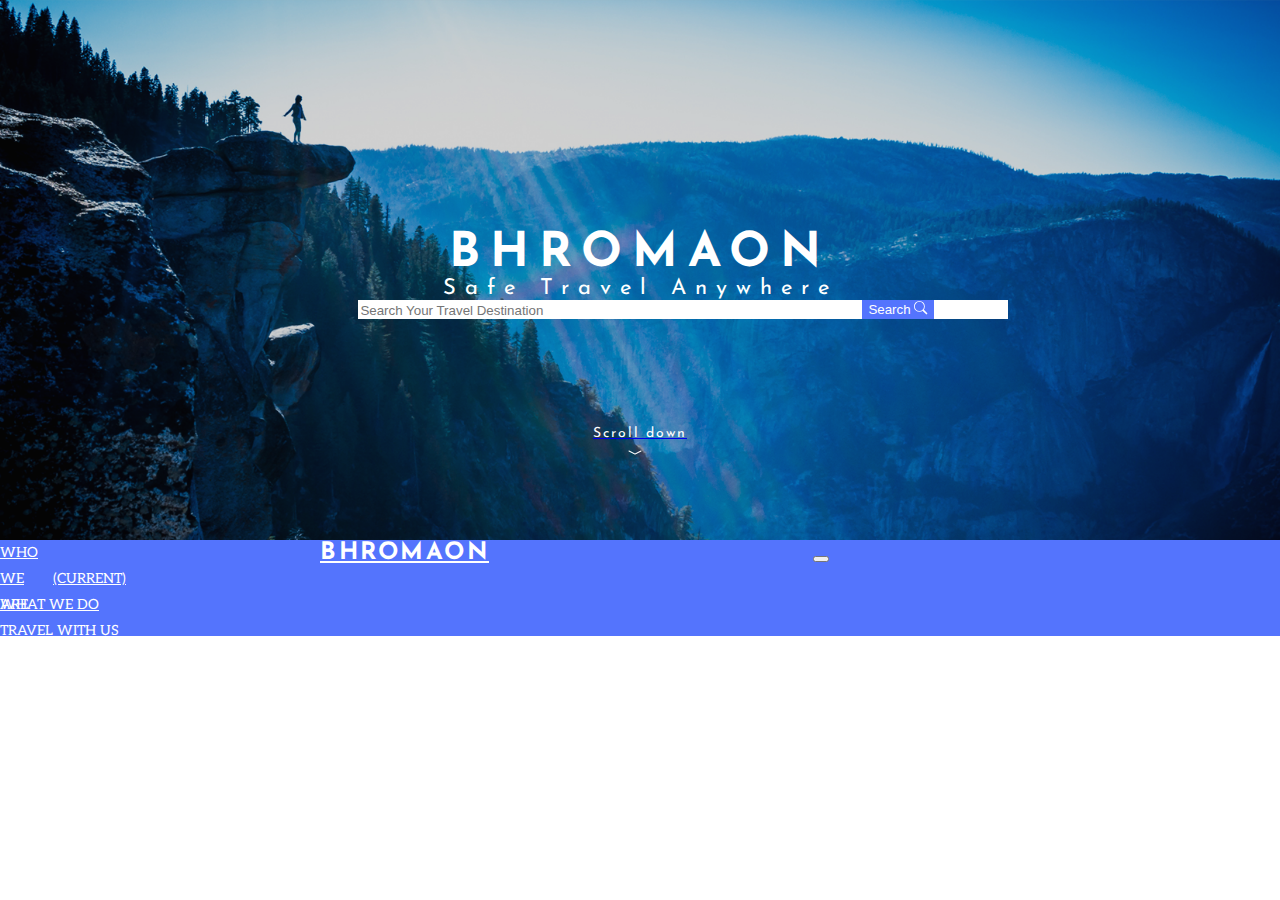
<file: index.html>
<!DOCTYPE html>
<html lang="en">
<head>
    <meta charset="UTF-8">
    <meta name="viewport" content="width=device-width, initial-scale=1.0">
    <title>BHROMAON</title>
    <link rel="stylesheet" href="styles/reset.css">
    <link rel="stylesheet" href="styles/index.css">
    <link href="https://fonts.googleapis.com/css2?family=Aleo&family=Josefin+Sans:wght@400;700&display=swap" rel="stylesheet">
    <link rel="stylesheet" href="https://cdn.jsdelivr.net/npm/bootstrap@4.5.3/dist/css/bootstrap.min.css" integrity="sha384-TX8t27EcRE3e/ihU7zmQxVncDAy5uIKz4rEkgIXeMed4M0jlfIDPvg6uqKI2xXr2" crossorigin="anonymous">
    <link rel="stylesheet" href="https://cdnjs.cloudflare.com/ajax/libs/animate.css/4.1.1/animate.min.css" />
</head>
<body class="animate__animated animate__fadeIn">
    <header>
    <div class="main">
        <h1 class="tittle">BHROMAON</h1>
        <p class="tittle__info">Safe Travel Anywhere</p>
    </div>
 <form class="form-inline my-2 my-lg-0">
    <input class="form-control mr-sm-2" type="search" placeholder="Search Your Travel Destination" aria-label="Search">
    <button class="btn btn-outline-success my-2 my-sm-0" type="submit">Search <svg width="1em" height="1em" viewbox="0 0 16 16" class="bi bi-search" fill="currentColor" xmlns="http://www.w3.org/2000/svg">
        <path fill-rule="evenodd" d="M10.442 10.442a1 1 0 0 1 1.415 0l3.85 3.85a1 1 0 0 1-1.414 1.415l-3.85-3.85a1 1 0 0 1 0-1.415z"/>
        <path fill-rule="evenodd" d="M6.5 12a5.5 5.5 0 1 0 0-11 5.5 5.5 0 0 0 0 11zM13 6.5a6.5 6.5 0 1 1-13 0 6.5 6.5 0 0 1 13 0z"/>
      </svg></button>
  </form>
  <a href="why.html">
    <div class="scrd1">
      <p class="scrld">Scroll down</p>
      <svg width="1em" height="1em" viewbox="0 0 16 16" class="bibi-chevron-compact-down" fill="currentColor" xmlns="http://www.w3.org/2000/svg">
          <path fill-rule="evenodd" d="M1.553 6.776a.5.5 0 0 1 .67-.223L8 9.44l5.776-2.888a.5.5 0 1 1 .448.894l-6 3a.5.5 0 0 1-.448 0l-6-3a.5.5 0 0 1-.223-.67z"/>
        </svg></div>
  </a>

</header>
<footer>
    <nav class="navbar navbar-expand-lg navbar-light" style="background-color: #5474FD;">
        <a class="navbar-brand" href="#">BHROMAON</a>
        <button class="navbar-toggler" type="button" data-toggle="collapse" data-target="#navbarNav" aria-controls="navbarNav" aria-expanded="false" aria-label="Toggle navigation">
          <span class="navbar-toggler-icon"></span>
        </button>
        <div class="collapse navbar-collapse" id="navbarNav">
          <ul class="navbar-nav">
            <li class="nav-item active">
              <a class="nav-link" href="spain.html">Who We Are<span class="sr-only">(current)</span></a>
            </li>
            <li class="nav-item">
              <a class="nav-link" href="why.html">What We Do</a>
            </li>
            <li class="nav-item">
                <a class="nav-link" href="madrid.html">Travel With Us</a>
              </li>
              <li class="nav-item">
                <a class="nav-link" href="tourist.html">Contact Us</a>
              </li>
          </ul>
        </div>
      </nav>
</footer>
</body>
</html>
</file>
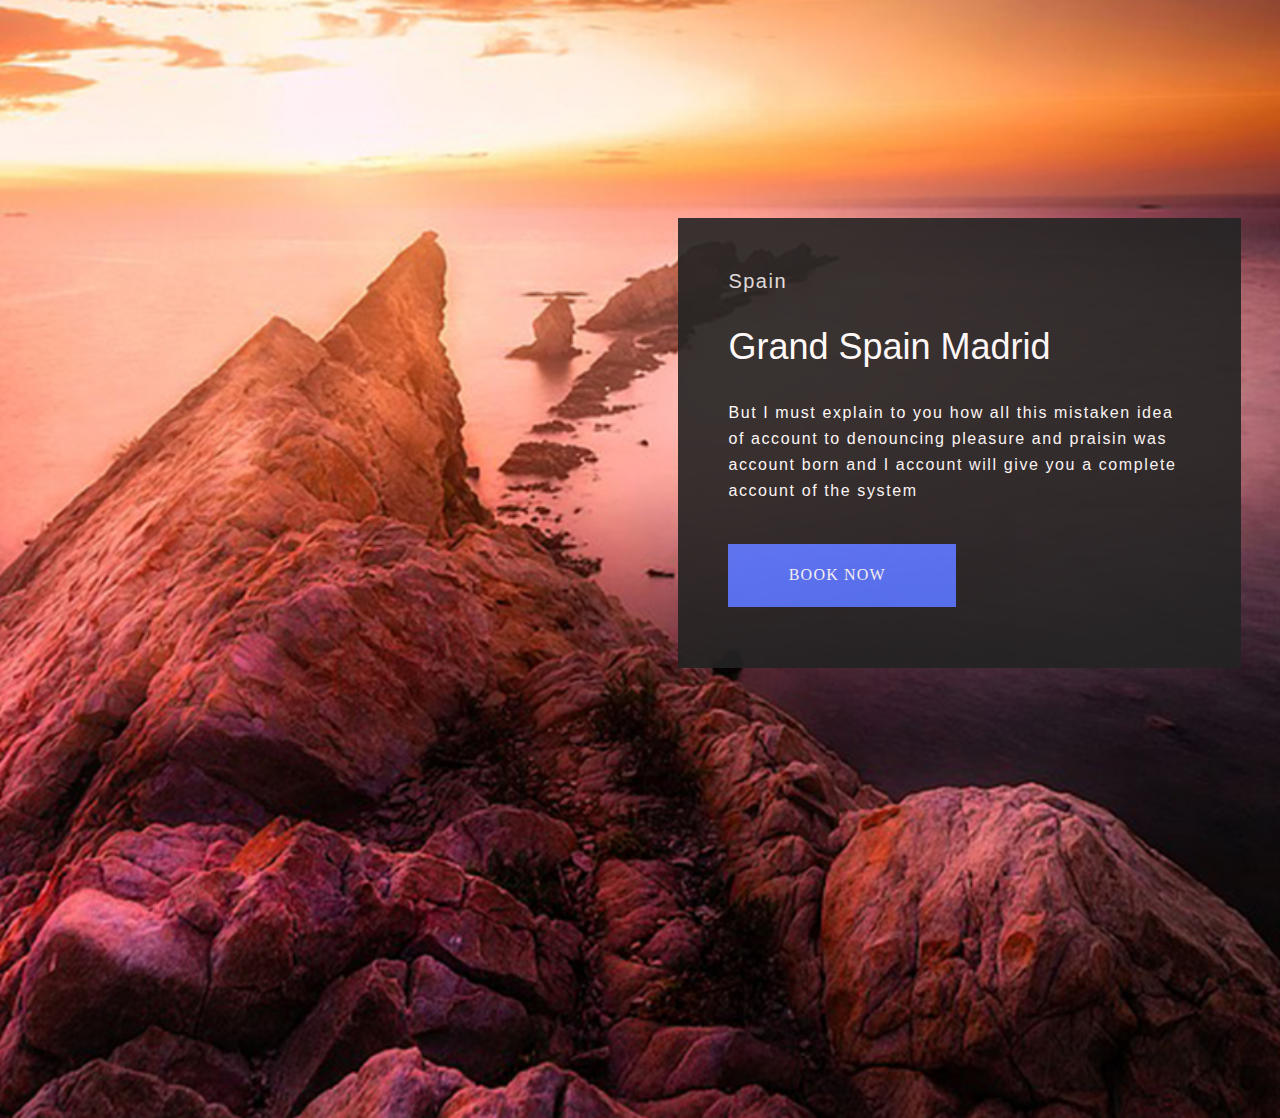
<file: madrid.html>
<!DOCTYPE html>
<html lang="en">
<head>
    <meta charset="UTF-8">
    <meta name="viewport" content="width=device-width, initial-scale=1.0">
    <title>spain</title>
    <link rel="stylesheet" href="styles/reset.css">
    <link rel="stylesheet" href="styles/madrid.css">
    <link rel="stylesheet" href="https://cdnjs.cloudflare.com/ajax/libs/animate.css/4.1.1/animate.min.css" />
</head>
<body class="animate__animated animate__fadeIn">
    <div class="main">
        <a href="spain.html">
         <h2>Spain</h2>
        </a> 
        <a href="spain.html">
            <h1>Grand Spain Madrid</h1>
        </a>
        
        <p>But I must explain to you how all this mistaken idea of account 
            to denouncing pleasure and praisin
             was account  born and I account will give you a complete account
              of the system</p>
              <div class="mbtn">
                  <a href="index.html">
                    <button type="button" class="btn btn-success">BOOK NOW</button>
                  </a>
            </div>
        </div>
</body>
</html>
</file>
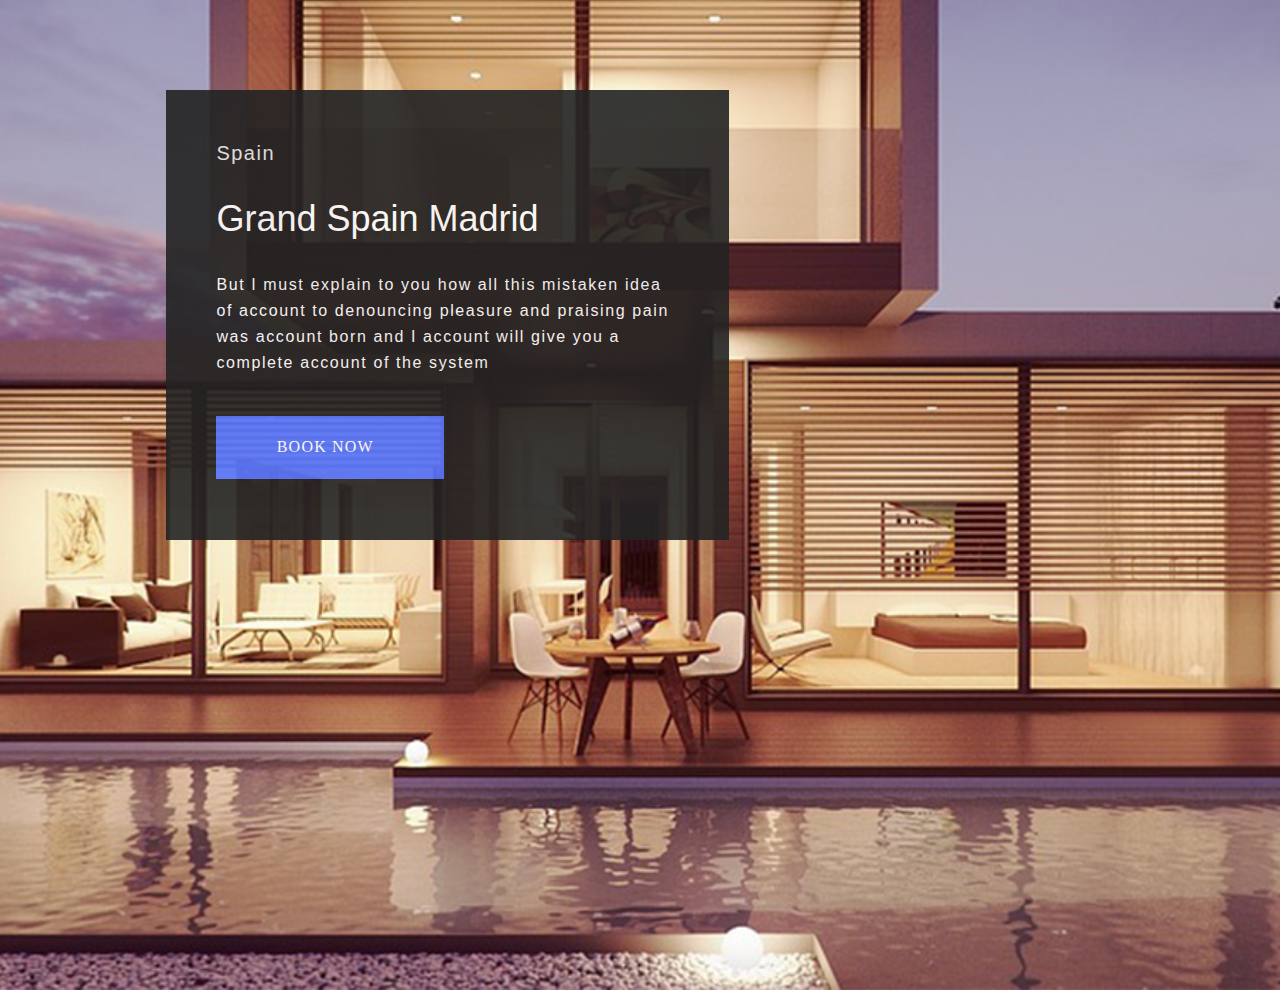
<file: spain.html>
<!DOCTYPE html>
<html lang="en">
<head>
    <meta charset="UTF-8">
    <meta name="viewport" content="width=device-width, initial-scale=1.0">
    <title>spain</title>
    <link rel="stylesheet" href="styles/reset.css">
    <link rel="stylesheet" href="styles/spain.css">
    <link rel="stylesheet" href="https://cdnjs.cloudflare.com/ajax/libs/animate.css/4.1.1/animate.min.css" />
</head>
<body class="animate__animated animate__fadeIn">
    <div class="main">
       <a href="madrid.html">
        <h2>Spain</h2>
       </a> 
       <a href="madrid.html">
        <h1>Grand Spain Madrid</h1>
    </a>
        <p>But I must explain to you how all this
             mistaken idea of account to denouncing pleasure and praising
              pain was account  born and I account will give you a 
              complete account of the system</p>
              <div class="mbtn">
                  <a href="index.html">
                    <button type="button" class="btn btn-success">BOOK NOW</button>
                  </a>
            </div>
        </div>
</body>
</html>
</file>
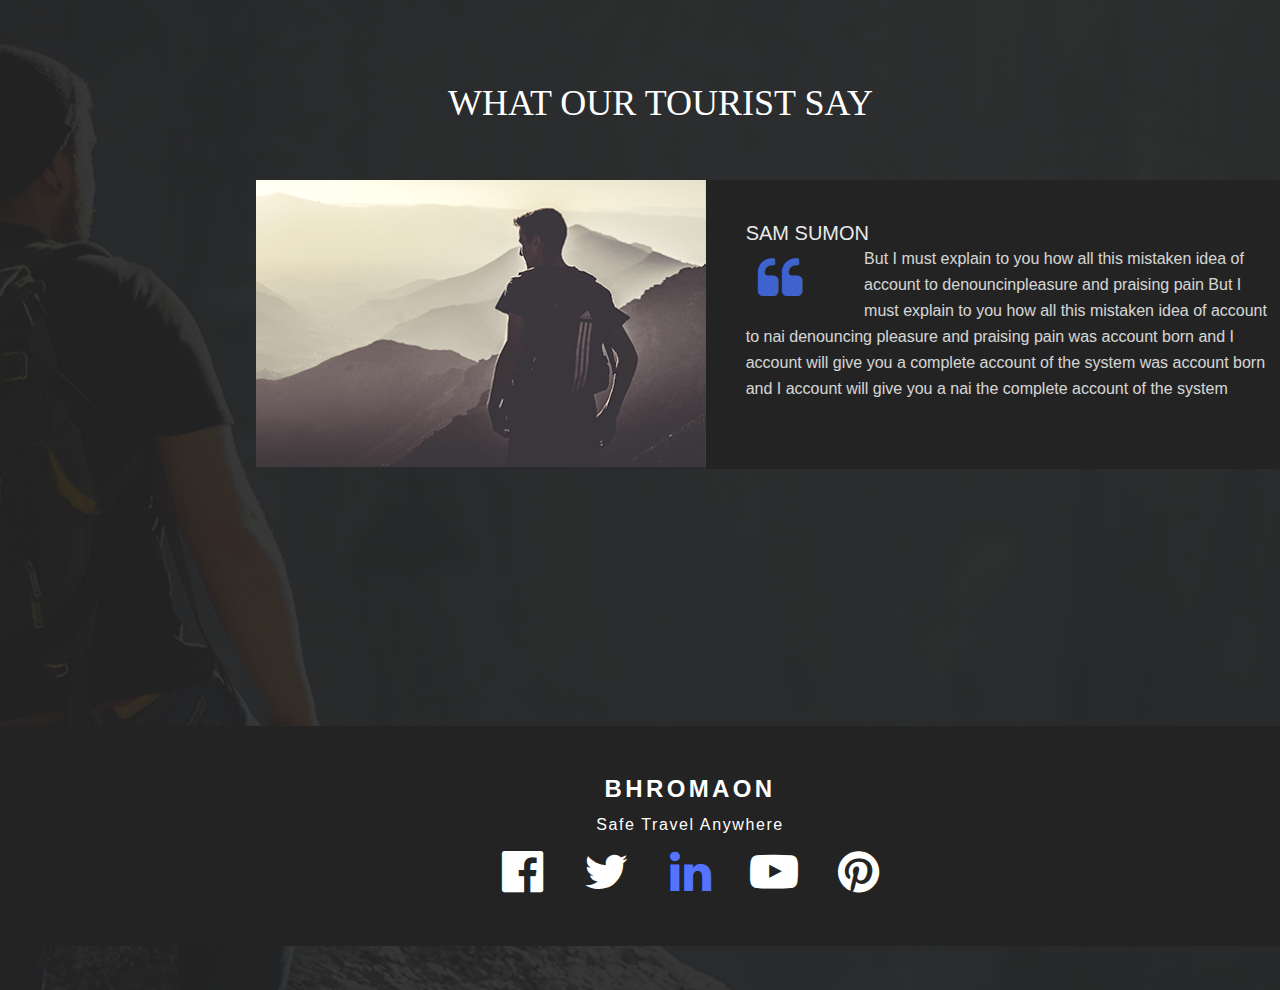
<file: tourist.html>
<!DOCTYPE html>
<html lang="en">
<head>
    <meta charset="UTF-8">
    <meta name="viewport" content="width=device-width, initial-scale=1.0">
    <title>spain</title>
    <link rel="stylesheet" href="styles/reset.css">
    <link rel="stylesheet" href="styles/tourist.css">
    <link rel="stylesheet" href="https://cdnjs.cloudflare.com/ajax/libs/animate.css/4.1.1/animate.min.css" />
    <link rel="stylesheet" href="https://cdnjs.cloudflare.com/ajax/libs/font-awesome/4.7.0/css/font-awesome.min.css">
</head>
<body class="animate__animated animate__fadeIn">

    <h1>What Our  Tourist Say</h1>
    <div class="main1">
        <div class="mainpic">
            <img src="images/bcg5im1.png" alt="main pic">
        </div>
    
    <div class="main">
        <a href="spain.html">
         <h2>Sam Sumon</h2>
        </a> 
        <p class="minfo">
            <i class="fa fa-quote-left fa-3x fa-pull-left fa-border" style="color: royalblue; border: none;"></i>
            But I must explain to you how all this mistaken idea of account to denouncinpleasure and praising pain  But I must explain to you how all this mistaken idea of account to nai denouncing pleasure and praising pain was account  born and I account will give you a complete account of the system was account  born and I account will give you a nai the complete account of the system</p>
        </div>
    </div>
    <footer>
        <div>
            <a href="index.html">
                <h3>Bhromaon</h3>
                <p class="inf">Safe Travel Anywhere</p>
            </a>

            <div class="medi">
                <a href="#">
                    <i class="fa fa-facebook-official fa-3x" aria-hidden="true" style="color: white;"></i>
                </a>
                <a href="#">
                    <i class="fa fa-twitter fa-3x" aria-hidden="true" style="color: white;" ></i>
                </a>
                <a href="#">
                    <i class="fa fa-linkedin fa-3x" aria-hidden="true" style="color:#5474FD;"></i>
                </a>
                <a href="#">
                    <i class="fa fa-youtube-play fa-3x" aria-hidden="true" style="color: white;"></i>
                </a>
                <a href="#">
                    <i class="fa fa-pinterest fa-3x" aria-hidden="true" style="color: white;"></i>

                </a>
            </div>
        </div>
    </footer>
</body>
</html>
</file>
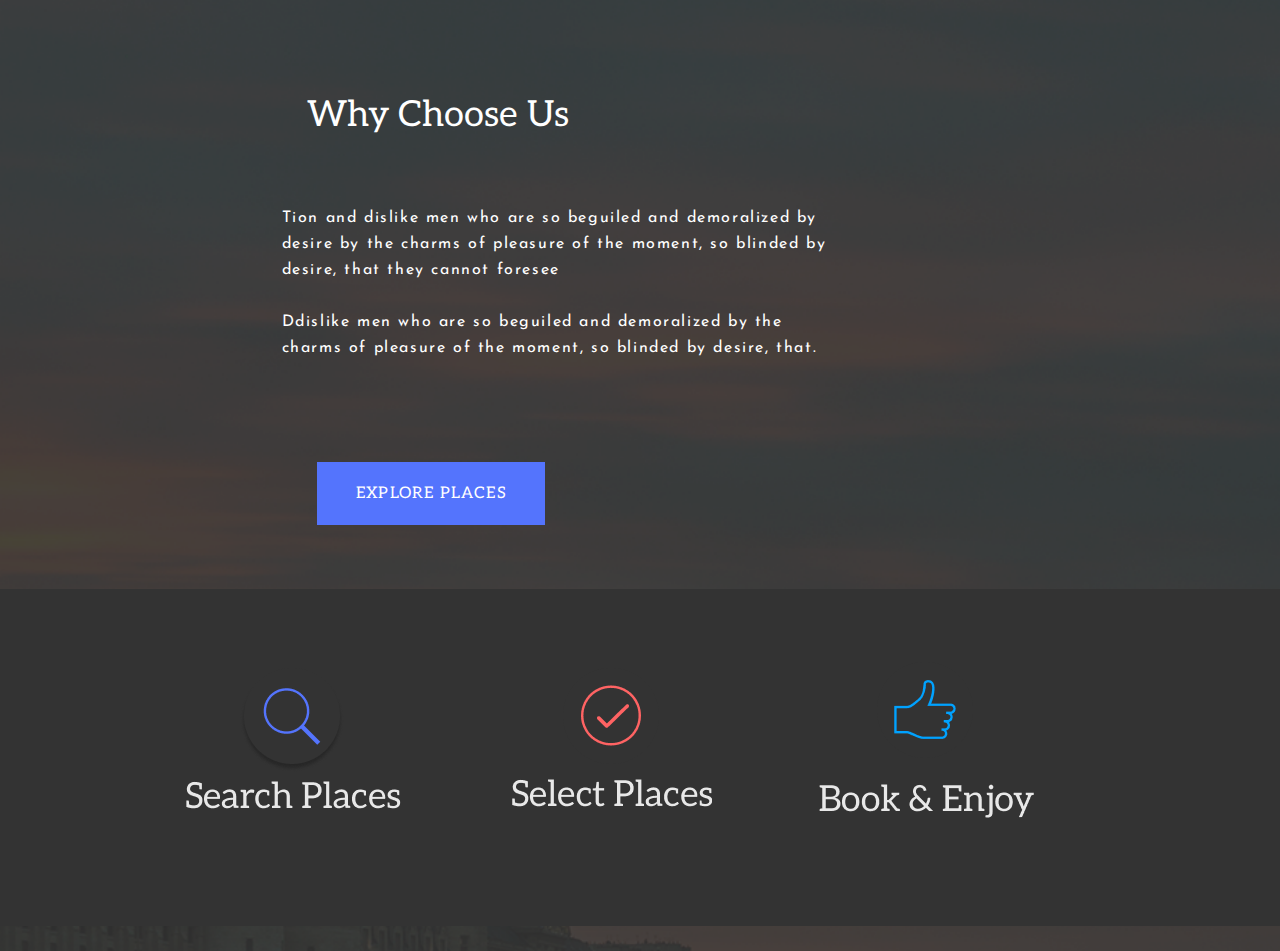
<file: why.html>
<!DOCTYPE html>
<html lang="en">
<head>
    <meta charset="UTF-8">
    <meta name="viewport" content="width=device-width, initial-scale=1.0">
    <title>Why Choose us</title>
    <link rel="stylesheet" href="styles/reset.css">
    <link rel="stylesheet" href="styles/why.css">
    <link rel="stylesheet" href="https://cdnjs.cloudflare.com/ajax/libs/animate.css/4.1.1/animate.min.css" />
    <link href="https://fonts.googleapis.com/css2?family=Aleo&family=Josefin+Sans:wght@400;700&display=swap" rel="stylesheet">
</head>
<body class="animate__animated animate__fadeIn">
    <main>
        
    <div class="tittle">
    <a href="index.html"><h1 >Why Choose Us</h1></a>
    </div>
         <div class="info">
            <p>Tion and dislike men who are so beguiled and demoralized by desire by 
                the charms of pleasure of the moment, so blinded by desire, that they cannot foresee
                <br>
                <br>
                 Ddislike men who are so beguiled and demoralized by the charms of pleasure of the moment, 
                so blinded by desire, that.</p>
         </div>
     <div class="btnm">
        <a href="spain.html"><button class="btn">EXPLORE PLACES </button></a> 
    </div>
    </main>
    <footer>
        <div class="footerinf">
        <img class="shapeimg" src="images/Shape 1.png" alt="Shape">
        <a href="index.html">
            <img class="searchimg" src="images/Search.png" alt="Search">
        </a>
        <a href="spain.html">
            <img class="selectimg" src="images/select.png" alt="select">
        </a>
        <a href="tourist.html">
            <img class="enjoyimg" src="images/enjoy.png" alt="enjoy">
        </a>
    </div>
    </footer>
</body>
</html>
</file>
<file: styles/index.css>
body {
    background-image: url(../images/bcg1.png);
    background-size: cover;
    background-repeat: no-repeat;
    background-position: center center;
}

.tittle {
    font-family: "Josefin Sans", sans-serif;
    font-size: 48px;
    font-weight: 700;
    color: white;
    letter-spacing: 10px;
        text-align: center;

}


.tittle__info {
    letter-spacing: 9px;
    font-family: "Josefin Sans", sans-serif;
    font-weight: 400;
    font-size: 22px;
    color: white;
    text-align: center;
}

.btn1 {
    width: 153px;
    height: 61px;
    left: 500px;
    top: 0px;
    background: #5474FD;
    border: 2px solid #FFFFFF;
    box-sizing: border-box;
    font-family: "Aleo", serif;
    font-style: normal;
    font-weight: normal;
    font-size: 14px;
    line-height: 26px;
    align-items: center;
    text-align: center;
    letter-spacing: 1.4px;
    text-transform: uppercase;
    color: #FFFFFF;
    margin-left: -10px
}

.btns1 {
    position: absolute;
    margin-left: 10px
}

.scrld {
    font-family: "Josefin Sans", sans-serif;
    font-size: 14px;
    line-height: 26px;
    text-align: center;
    letter-spacing: 2px;
    color: #FFFFFF;
    position: relative;
    margin-top: 8%;
}

.bibi-chevron-compact-down{
    position: relative;
    color: white;
    margin-left: 49%;
    margin-top: -3%;
}  


.logo {
    width: 186px;
    height: 26px;
    left: 13px;
    top: 0px;
    font-family: "Josefin Sans", sans-serif;
    font-style: normal;
    font-weight: bold;
    font-size: 24px;
    line-height: 26px;
    letter-spacing: 2.4px;
    text-transform: uppercase;
    color: #FFFFFF;
    margin-left: 15%
}

.navbar{
    margin-top: 6%;
    height: 100%;
}
.form-inline{
    position: relative;
    margin-left: 40%;
}

header{
    position: relative;
    margin-top: 18%;
}

.nav-link{
    width: 126px;
    height: 26px;
    left: 0px;
    top: -6px;
    font-family: "Aleo", serif;
    font-style: normal;
    font-weight: normal;
    font-size: 14px;
    line-height: 26px;
    display: flex;
    align-items: center;
    text-transform: uppercase;
    color: #FFFFFF !important;
}
.navbar-collapse{
    height: 70px;
}
.nav-item :hover{
    color: rgb(2, 58, 2) !important;
    transition-delay: 0.2s;
}

.btn-outline-success{
    background-color: #5474FD !important;
    color: white !important;
    border: white !important;
}
.btn-outline-success:hover {
    background-color :green !important;
}

.form-inline{
    background-color: white;
    max-width: 650px;
    position: relative;
    margin-left: 28%;
}

.form-inline .form-control{
    width: 500px !important;
    border: none !important;
}

.navbar-brand{
    color: white !important;
    padding: 25%;
    font-family: Josefin Sans;
    font-size: 24px;
    font-style: normal;
    font-weight: 700;
    line-height: 26px;
    letter-spacing: 2.5px;
    text-align: left;
}
</file>
<file: styles/madrid.css>
body {
    background-image: url(../images/bcg4.png);
    background-size: cover;
    background-repeat: no-repeat;
    background-position: center center;
    margin-bottom: 0;
    min-height:100vh;
}

h1{
    font-family: "Josefin Sans", sans-serif;
    font-size: 36px;
    font-style: normal;
    font-weight: 400;
    line-height: 26px;
    letter-spacing: 0px;
    text-align: left;
    color: white;
    padding-left: 40px;
}

p{
    font-family: "Josefin Sans", sans-serif;
    font-size: 16px;
    font-style: normal;
    font-weight: 400;
    line-height: 26px;
    letter-spacing: 1.6px;
    text-align: left;
    color: white;
    padding:40px;

}
h2{
    padding:40px;

    width: 80px;
    height: 26px;
    left: 360px;
    top: 276px;
    font-family: "Josefin Sans", sans-serif;
    font-style: normal;
    font-weight: normal;
    font-size: 20px;
    line-height: 26px;
    /* identical to box height, or 130% */
    display: flex;
    align-items: center;
    letter-spacing: 1.5px;
    color: #E8E8E8;
}

.main{
    position: relative;
    Width: 543px;
    Height: 430px;
    background: #232323;
    mix-blend-mode: normal;
    opacity: 0.9;
    padding: 10px;
    margin-top: 17%;
    margin-left: 53%;
    
}

.btn{
    width: 228px;
    height: 63px;
    left: 0px;
    top: 0px;
    background: #5474FD;
    font-family: "Aleo", serif;
    font-style: normal;
    font-weight: normal;
    font-size: 16px;
    line-height: 26px;
    /* identical to box height, or 162% */
    display: flex;
    align-items: center;
    letter-spacing: 1.2px;
    color: #FFFFFF;
    border: none;
    padding-left: 12%;
}

.btn:hover {
    background: green;
    transition: 0.5s;
}
.mbtn{
    padding-bottom: 40px;
    padding-left: 40px;
}

a{
    text-decoration: none;
}
</file>
<file: styles/spain.css>
body {
    background-image: url(../images/bcg3.png);
    background-size: cover;
    background-repeat: no-repeat;
    background-position: center center;
    margin-bottom: 0;
    min-height:100vh;
}

h1{
    font-family: "Josefin Sans", sans-serif;
    font-size: 36px;
    font-style: normal;
    font-weight: 400;
    line-height: 26px;
    letter-spacing: 0px;
    text-align: left;
    color: white;
    padding-left: 40px;
}

p{
    font-family: "Josefin Sans", sans-serif;
    font-size: 16px;
    font-style: normal;
    font-weight: 400;
    line-height: 26px;
    letter-spacing: 1.6px;
    text-align: left;
    color: white;
    padding:40px;

}
h2{
    padding:40px;

    width: 80px;
    height: 26px;
    left: 360px;
    top: 276px;
    font-family: "Josefin Sans", sans-serif;
    font-style: normal;
    font-weight: normal;
    font-size: 20px;
    line-height: 26px;
    /* identical to box height, or 130% */
    display: flex;
    align-items: center;
    letter-spacing: 1.5px;
    color: #E8E8E8;
}

.main{
    position: relative;
    Width: 543px;
    Height: 430px;
    background: #232323;
    mix-blend-mode: normal;
    opacity: 0.9;
    padding: 10px;
    margin-top: 7%;
    margin-left: 13%;
    
}

.btn{
    width: 228px;
    height: 63px;
    left: 0px;
    top: 0px;
    background: #5474FD;
    font-family: "Aleo", serif;
    font-style: normal;
    font-weight: normal;
    font-size: 16px;
    line-height: 26px;
    /* identical to box height, or 162% */
    display: flex;
    align-items: center;
    letter-spacing: 1.2px;
    color: #FFFFFF;
    border: none;
    padding-left: 12%;
}

.btn:hover {
    background: green;
    transition: 0.5s;
}
.mbtn{
    padding-bottom: 40px;
    padding-left: 40px;
}

a{
    text-decoration: none;
}
</file>
<file: styles/tourist.css>
body {
    background-image: url(../images/bcg5.png);
    background-size: cover;
    background-repeat: no-repeat;
    background-position: center center;
    margin-bottom: 0;
    min-height:100vh;
}

h1{
    font-family: "Aleo", serif;
    font-style: normal;
    font-weight: normal;
    font-size: 36px;
    line-height: 26px;
    /* identical to box height, or 72% */
    text-transform: uppercase;
    display: flex;
    align-items: center;
    text-align: center;
    color: #FFFFFF;
    position: relative;
    margin-top: 7%;
    margin-left: 35%;
}

p{
    font-family: "Josefin Sans", sans-serif;
    font-style: normal;
    font-weight: normal;
    font-size: 16px;
    line-height: 26px;
    /* or 162% */
    align-items: center;
    color: #E8E8E8;
}

h2{
    font-family: "Josefin Sans", sans-serif;
    font-style: normal;
    font-weight: normal;
    font-size: 20px;
    line-height: 26px;
    /* identical to box height, or 130% */
    display: flex;
    align-items: center;
    text-transform: uppercase;
    color: #FEFEFE;
}

.main{
    position: relative;
    Width: 668px;
    Height: 249px;
    background: #232323;
    mix-blend-mode: normal;
    opacity: 0.9; 
    padding-top: 40px;
    padding-left: 40px;
    padding-bottom: 0;
}

.main1{
    display: flex;
    margin-top: 5%;
    margin-left: 20%;
}

img {
    Height: 287px !important;
  
}

a{
    text-decoration: none;
}

.fa {
    width: 80px;
}

footer{
    margin-top: 20%;
    background-color: #232323;
    text-align: center;
    position: relative;
     bottom: 0;
    min-width: 100%;
    padding: 50px;
}

h3 {
    font-family: "Josefin Sans", sans-serif;
    font-style: normal;
    font-weight: bold;
    font-size: 24px;
    line-height: 26px;
    /* identical to box height, or 108% */
    letter-spacing: 3.36px;
    text-transform: uppercase;
    color: #FFFFFF;
}
.inf {

    font-family: "Josefin Sans", sans-serif;
    font-style: normal;
    font-weight: normal;
    font-size: 16px;
    line-height: 26px;
    /* identical to box height, or 162% */
    letter-spacing: 1.6px;
    color: #FFFFFF;
    padding: 10px;
}

@media screen and (max-width: 1115px) {
    p {
        font-size: 12px;
    }


}

@media screen and (max-width: 950px) {
    .minfo {
        display: none;
    }


}
</file>
<file: styles/why.css>
body {
    background-image: url(../images/bcg2.png);
    background-size: cover;
    background-repeat: no-repeat;
    background-position: center center;
    margin-bottom: 0;
    min-height:100vh;
}

h1{
    font-family: "Aleo", serif;
    font-size: 36px;
    font-style: normal;
    font-weight: 400;
    line-height: 26px;
    letter-spacing: 0px;
    text-align: left;
    color: white;
}

p{
    font-family: "Josefin Sans", sans-serif;
    font-size: 16px;
    font-style: normal;
    font-weight: 400;
    line-height: 26px;
    letter-spacing: 1.6px;
    text-align: left;
    color: white;
}

.tittle{
    margin-left: 20%;
    margin-top: 4%;
    position: relative;
    padding: 4%;
}

.info{
    max-width: 560px;
    margin-left: 20%;
    position: relative;
    padding: 2%;
}

.btn{
    height: 63px;
    width: 228px;
    left: 328px;
    top: 491px;
    border-radius: 0px;
    width: 228px;
    background: #5474FD;
    font-family: "Aleo", serif;
    font-style: normal;
    font-weight: normal;
    font-size: 16px;
    line-height: 26px;
    /* identical to box height, or 162% */
    align-items: center;
    letter-spacing: 1.2px;
    color: #FFFFFF;
    border: none;
    margin-left: 22%;
    margin-top: 1%;
}
.btnm{
    padding: 5%;
}

.btn:hover {
    background: green;
    transition: 0.5s;
}

footer{
    max-width: 100%;
    height: 337px;
    left: 3px;
    top: -5px;
    background: #333333;
}
.footerinf{
    display: flex;
    
}
.shapeimg{
    position: absolute;
    margin-left: 20%;
    margin-top: 30px;
}

.searchimg{
    position: absolute;
    margin-left: 9%;
    margin-top: 6%;
}

.selectimg{
    position: absolute;
    margin-left: 40%;
    margin-top: 6%;
}

.enjoyimg{
  position: absolute;
   margin-left: 64%;
  margin-top: 5.5%;
}

@media screen and (max-width: 1340px) {
    .shapeimg{
        display: none;
    }

}

@media screen and (max-width: 970px) {
    .footerinf{
        display: none;
    }
}

a{
    text-decoration: none;
}
</file>
